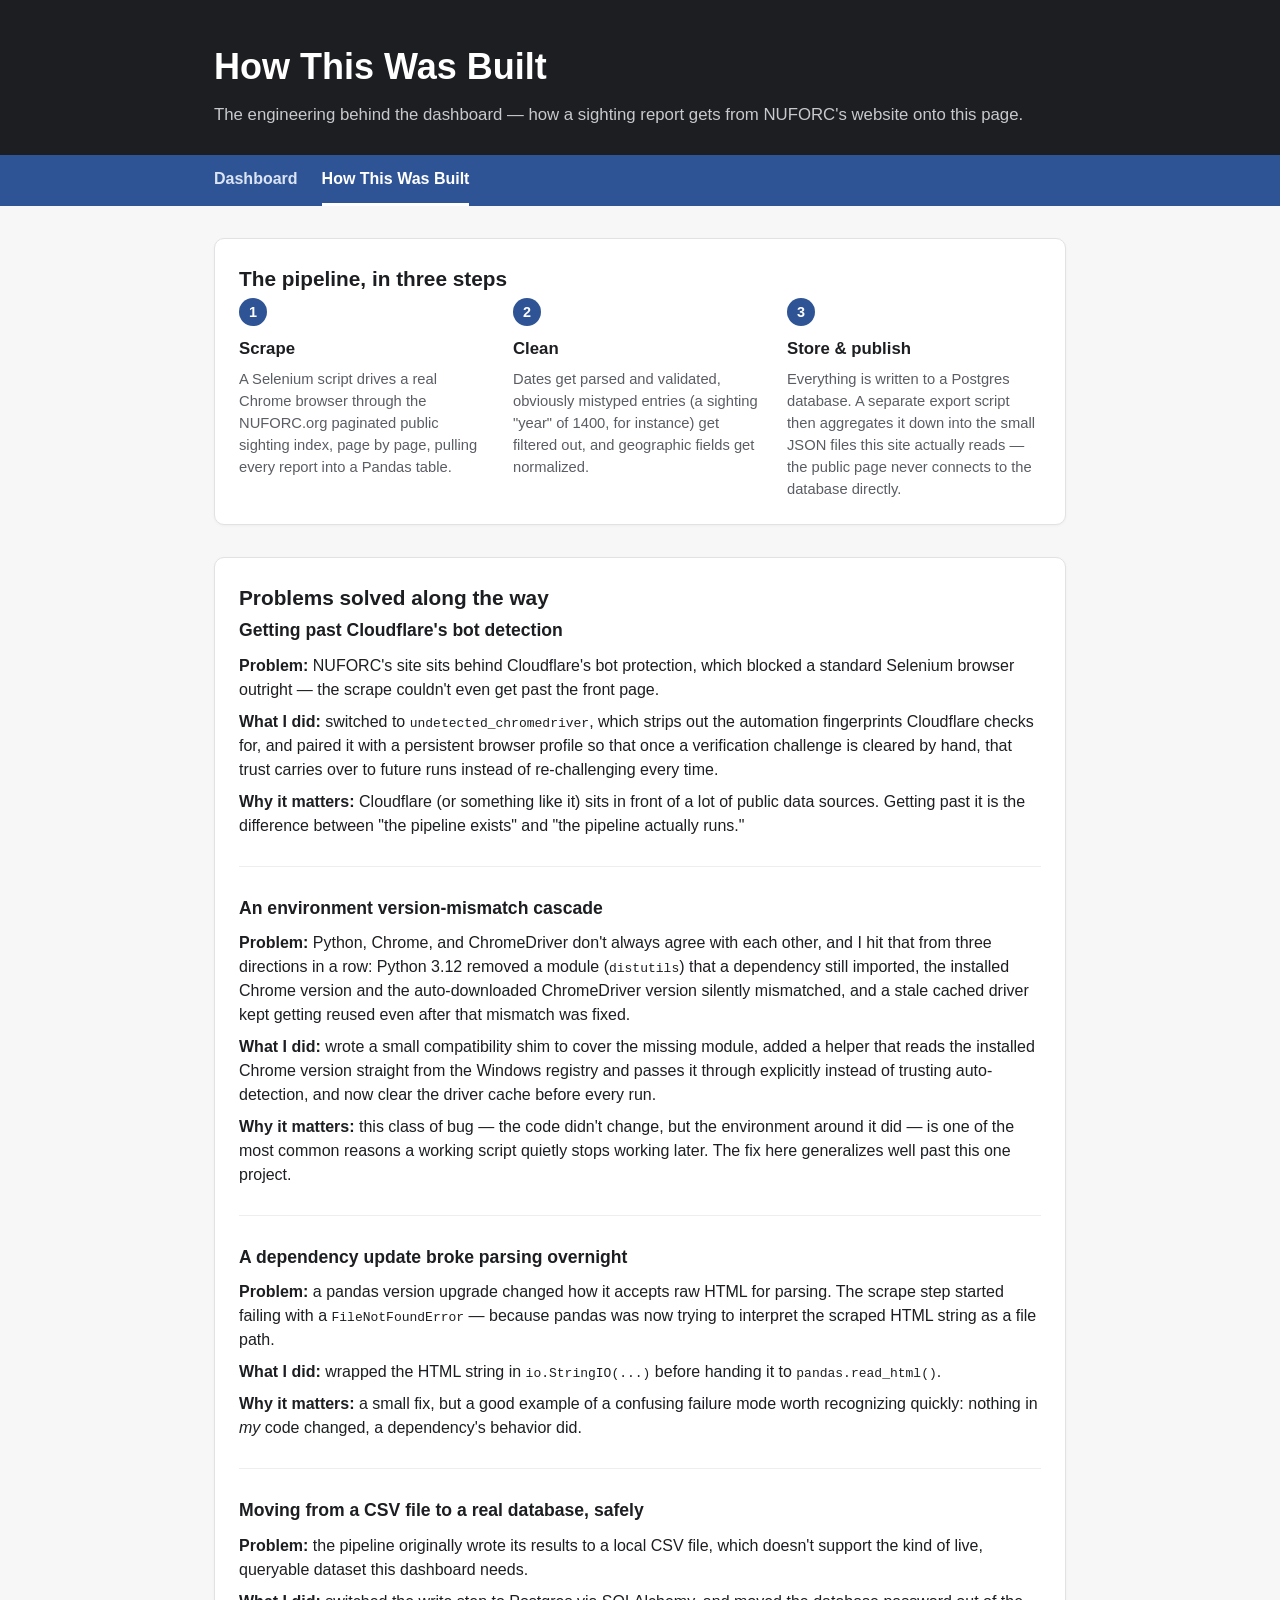
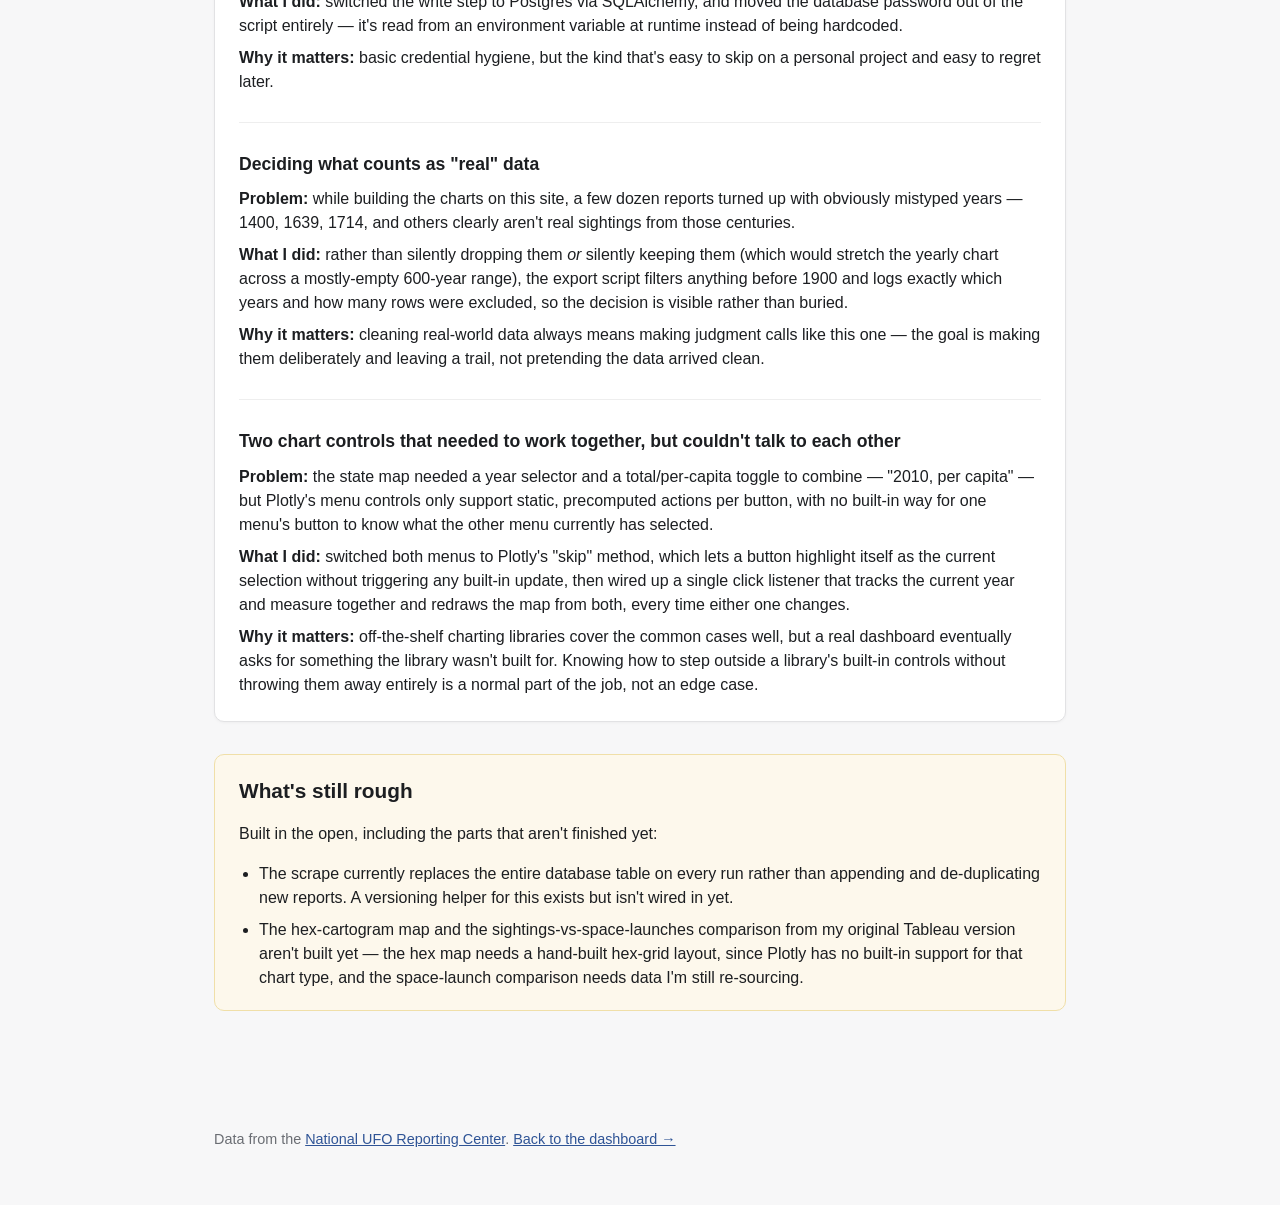
<file: docs/pipeline.html>
<!DOCTYPE html>
<html lang="en">
<head>
  <meta charset="UTF-8" />
  <meta name="viewport" content="width=device-width, initial-scale=1.0" />
  <title>How This Was Built — NUFORC UFO Sightings</title>
  <link rel="stylesheet" href="style.css" />
</head>
<body>

  <header class="site-header">
    <div class="wrap">
      <h1>How This Was Built</h1>
      <p class="subtitle">
        The engineering behind the dashboard — how a sighting report gets from
        NUFORC's website onto this page.
      </p>
    </div>
  </header>

  <nav class="site-nav">
    <div class="wrap">
      <a href="index.html">Dashboard</a>
      <a href="pipeline.html" class="active">How This Was Built</a>
    </div>
  </nav>

  <main class="wrap">

    <!-- DRAFT: written from my own changelog/code-review notes on this project.
         Rewrite freely into your own voice before this goes live -- treat every
         line here as a starting point, not a final draft. -->

    <section class="card">
      <h2>The pipeline, in three steps</h2>
      <ol class="pipeline-steps">
        <li>
          <span class="step-number">1</span>
          <h3>Scrape</h3>
          <p>
            A Selenium script drives a real Chrome browser through the NUFORC.org
            paginated public sighting index, page by page, pulling every
            report into a Pandas table.
          </p>
        </li>
        <li>
          <span class="step-number">2</span>
          <h3>Clean</h3>
          <p>
            Dates get parsed and validated, obviously mistyped entries
            (a sighting "year" of 1400, for instance) get filtered out, and
            geographic fields get normalized.
          </p>
        </li>
        <li>
          <span class="step-number">3</span>
          <h3>Store &amp; publish</h3>
          <p>
            Everything is written to a Postgres database. A separate export
            script then aggregates it down into the small JSON files this
            site actually reads — the public page never connects to the
            database directly.
          </p>
        </li>
      </ol>
    </section>

    <section class="card">
      <h2>Problems solved along the way</h2>

      <div class="challenge">
        <h3>Getting past Cloudflare's bot detection</h3>
        <p>
          <strong>Problem:</strong> NUFORC's site sits behind Cloudflare's bot
          protection, which blocked a standard Selenium browser outright —
          the scrape couldn't even get past the front page.
        </p>
        <p>
          <strong>What I did:</strong> switched to
          <code>undetected_chromedriver</code>, which strips out the
          automation fingerprints Cloudflare checks for, and paired it with a
          persistent browser profile so that once a verification challenge is
          cleared by hand, that trust carries over to future runs instead of
          re-challenging every time.
        </p>
        <p>
          <strong>Why it matters:</strong> Cloudflare (or something like it)
          sits in front of a lot of public data sources. Getting past it is
          the difference between "the pipeline exists" and "the pipeline
          actually runs."
        </p>
      </div>

      <div class="challenge">
        <h3>An environment version-mismatch cascade</h3>
        <p>
          <strong>Problem:</strong> Python, Chrome, and ChromeDriver don't
          always agree with each other, and I hit that from three directions
          in a row: Python 3.12 removed a module
          (<code>distutils</code>) that a dependency still imported, the
          installed Chrome version and the auto-downloaded ChromeDriver
          version silently mismatched, and a stale cached driver kept getting
          reused even after that mismatch was fixed.
        </p>
        <p>
          <strong>What I did:</strong> wrote a small compatibility shim to
          cover the missing module, added a helper that reads the installed
          Chrome version straight from the Windows registry and passes it
          through explicitly instead of trusting auto-detection, and now
          clear the driver cache before every run.
        </p>
        <p>
          <strong>Why it matters:</strong> this class of bug — the code
          didn't change, but the environment around it did — is one of the
          most common reasons a working script quietly stops working later.
          The fix here generalizes well past this one project.
        </p>
      </div>

      <div class="challenge">
        <h3>A dependency update broke parsing overnight</h3>
        <p>
          <strong>Problem:</strong> a pandas version upgrade changed how it
          accepts raw HTML for parsing. The scrape step started failing with
          a <code>FileNotFoundError</code> — because pandas was now trying to
          interpret the scraped HTML string as a file path.
        </p>
        <p>
          <strong>What I did:</strong> wrapped the HTML string in
          <code>io.StringIO(...)</code> before handing it to
          <code>pandas.read_html()</code>.
        </p>
        <p>
          <strong>Why it matters:</strong> a small fix, but a good example of
          a confusing failure mode worth recognizing quickly: nothing in
          <em>my</em> code changed, a dependency's behavior did.
        </p>
      </div>

      <div class="challenge">
        <h3>Moving from a CSV file to a real database, safely</h3>
        <p>
          <strong>Problem:</strong> the pipeline originally wrote its results
          to a local CSV file, which doesn't support the kind of live,
          queryable dataset this dashboard needs.
        </p>
        <p>
          <strong>What I did:</strong> switched the write step to Postgres via
          SQLAlchemy, and moved the database password out of the script
          entirely — it's read from an environment variable at runtime
          instead of being hardcoded.
        </p>
        <p>
          <strong>Why it matters:</strong> basic credential hygiene, but the
          kind that's easy to skip on a personal project and easy to regret
          later.
        </p>
      </div>

      <div class="challenge">
        <h3>Deciding what counts as "real" data</h3>
        <p>
          <strong>Problem:</strong> while building the charts on this site, a
          few dozen reports turned up with obviously mistyped years — 1400,
          1639, 1714, and others clearly aren't real sightings from those
          centuries.
        </p>
        <p>
          <strong>What I did:</strong> rather than silently dropping them
          <em>or</em> silently keeping them (which would stretch the yearly
          chart across a mostly-empty 600-year range), the export script
          filters anything before 1900 and logs exactly which years and how
          many rows were excluded, so the decision is visible rather than
          buried.
        </p>
        <p>
          <strong>Why it matters:</strong> cleaning real-world data always
          means making judgment calls like this one — the goal is making
          them deliberately and leaving a trail, not pretending the data
          arrived clean.
        </p>
      </div>

      <div class="challenge">
        <h3>Two chart controls that needed to work together, but couldn't talk to each other</h3>
        <p>
          <strong>Problem:</strong> the state map needed a year selector and
          a total/per-capita toggle to combine — "2010, per capita" — but
          Plotly's menu controls only support static, precomputed actions
          per button, with no built-in way for one menu's button to know
          what the other menu currently has selected.
        </p>
        <p>
          <strong>What I did:</strong> switched both menus to Plotly's
          "skip" method, which lets a button highlight itself as the
          current selection without triggering any built-in update, then
          wired up a single click listener that tracks the current year and
          measure together and redraws the map from both, every time either
          one changes.
        </p>
        <p>
          <strong>Why it matters:</strong> off-the-shelf charting libraries
          cover the common cases well, but a real dashboard eventually asks
          for something the library wasn't built for. Knowing how to step
          outside a library's built-in controls without throwing them away
          entirely is a normal part of the job, not an edge case.
        </p>
      </div>
    </section>

    <section class="limitations">
      <h2>What's still rough</h2>
      <p>Built in the open, including the parts that aren't finished yet:</p>
      <ul>
        <li>
          The scrape currently replaces the entire database table on every
          run rather than appending and de-duplicating new reports. A
          versioning helper for this exists but isn't wired in yet.
        </li>
        <li>
          The hex-cartogram map and the sightings-vs-space-launches
          comparison from my original Tableau version aren't built yet —
          the hex map needs a hand-built hex-grid layout, since Plotly has
          no built-in support for that chart type, and the space-launch
          comparison needs data I'm still re-sourcing.
        </li>
      </ul>
    </section>

  </main>

  <footer class="site-footer">
    <div class="wrap">
      <p>
        Data from the <a href="https://nuforc.org/subndx/?id=all" target="_blank" rel="noopener">
        National UFO Reporting Center</a>. <a href="index.html">Back to the dashboard →</a>
      </p>
    </div>
  </footer>

</body>
</html>
</file>
<file: docs/style.css>
/* ---------------------------------------------------------------------
   Basic reset + page-wide settings
   -------------------------------------------------------------------- */
* {
  box-sizing: border-box;
}

body {
  margin: 0;
  font-family: -apple-system, BlinkMacSystemFont, "Segoe UI", Roboto, Helvetica, Arial, sans-serif;
  color: #1c1e21;
  background: #f7f7f8;
  line-height: 1.5;
}

a {
  color: #2f5496;
}

/* A shared max-width wrapper, reused inside the header/nav/main/footer so
   everything lines up in one column instead of stretching edge-to-edge. */
.wrap {
  max-width: 900px;
  margin: 0 auto;
  padding: 0 24px;
}

/* ---------------------------------------------------------------------
   Header + nav
   -------------------------------------------------------------------- */
.site-header {
  background: #1c1e21;
  color: #fff;
  padding: 40px 0 28px;
}

.site-header h1 {
  margin: 0 0 8px;
  font-size: 2.25rem;
}

.site-header .subtitle {
  margin: 0;
  color: #c7c9cc;
  font-size: 1.05rem;
}

.site-nav {
  background: #2f5496;
}

.site-nav .wrap {
  display: flex;
  gap: 24px;
}

.site-nav a {
  display: inline-flex;
  align-items: center;
  padding: 12px 0;
  color: #dbe4f3;
  text-decoration: none;
  font-weight: 600;
  border-bottom: 3px solid transparent;
}

/* A small easter-egg icon that slides in next to a nav tab on hover -- hidden and
   shifted left at rest, faded/slid into place on hover. Width is set explicitly (not
   just image width) so it can be animated from 0, which also drives the label's own
   slight rightward shift as the icon makes room for itself. */
.site-nav a::after {
  content: "";
  width: 0;
  height: 18px;
  margin-left: 0;
  background-image: url("nav-alien-icon.png");
  background-repeat: no-repeat;
  background-size: contain;
  background-position: left center;
  opacity: 0;
  transition: width 0.15s ease, opacity 0.15s ease, margin-left 0.15s ease;
}

.site-nav a:hover {
  color: #fff;
}

.site-nav a:hover::after {
  width: 18px;
  margin-left: 8px;
  opacity: 1;
}

.site-nav a.active {
  color: #fff;
  border-bottom-color: #fff;
}

/* ---------------------------------------------------------------------
   Cards -- the shared white-box style used for both the dashboard's chart
   cards (.chart-card) and the case-study page's content cards (.card).
   Same rules, two class names, so each page can use whichever reads more
   sensibly in its own markup.
   -------------------------------------------------------------------- */
main.wrap {
  padding-top: 32px;
  padding-bottom: 48px;
}

.chart-card,
.card {
  background: #fff;
  border: 1px solid #e2e2e4;
  border-radius: 10px;
  padding: 24px;
  margin-bottom: 32px;
  box-shadow: 0 1px 3px rgba(0, 0, 0, 0.04);
}

.chart-card h2,
.card h2 {
  margin: 0 0 4px;
  font-size: 1.3rem;
}

/* Centered for the dashboard's chart titles specifically -- .card (the case-study
   page's content cards) keeps its heading left-aligned, since that page reads more
   like a document than a set of chart cards. */
.chart-card h2 {
  text-align: center;
}

.card p {
  margin: 0 0 12px;
}

.card p:last-child {
  margin-bottom: 0;
}

.chart-note {
  margin: 0 0 16px;
  color: #5a5d63;
  font-size: 0.95rem;
}

.chart {
  width: 100%;
  /* Plotly sizes itself to fill this box (see script.js) -- the height is
     set here rather than in JS so the layout doesn't jump while it loads. */
  height: 420px;
}

/* A US choropleth reads better a bit taller than the other charts -- more
   room for the map's own aspect ratio plus the year dropdown above it. */
.chart-map {
  height: 520px;
}

/* Shown in place of a chart if its data file fails to load. */
.chart-error {
  padding: 40px;
  text-align: center;
  color: #a33;
  background: #fdf1f1;
  border-radius: 8px;
}

/* ---------------------------------------------------------------------
   Pipeline steps (case-study page) -- a simple 3-across row of numbered
   steps. Wraps to a single column on narrow screens via flex-wrap.
   -------------------------------------------------------------------- */
.pipeline-steps {
  display: flex;
  flex-wrap: wrap;
  gap: 20px;
  padding: 0;
  margin: 0;
  list-style: none;
}

.pipeline-steps li {
  flex: 1 1 220px;
}

.step-number {
  display: inline-flex;
  align-items: center;
  justify-content: center;
  width: 28px;
  height: 28px;
  border-radius: 50%;
  background: #2f5496;
  color: #fff;
  font-weight: 700;
  font-size: 0.9rem;
  margin-bottom: 10px;
}

.pipeline-steps h3 {
  margin: 0 0 6px;
  font-size: 1.05rem;
}

.pipeline-steps p {
  margin: 0;
  color: #5a5d63;
  font-size: 0.92rem;
}

/* ---------------------------------------------------------------------
   Challenge write-ups (case-study page) -- each is Problem / What I did /
   Why it matters, so a reader can skim just the bold lead-ins.
   -------------------------------------------------------------------- */
.challenge + .challenge {
  margin-top: 28px;
  padding-top: 28px;
  border-top: 1px solid #eee;
}

.challenge h3 {
  margin: 0 0 10px;
  font-size: 1.1rem;
}

.challenge p {
  margin: 0 0 8px;
}

.challenge p:last-child {
  margin-bottom: 0;
}

/* ---------------------------------------------------------------------
   Known-limitations callout -- deliberately styled distinctly (not as an
   error) so it reads as "here's what's still rough, on purpose" rather
   than a hidden defect list.
   -------------------------------------------------------------------- */
.limitations {
  background: #fdf8ec;
  border: 1px solid #f0dfa8;
  border-radius: 10px;
  padding: 20px 24px;
  margin-bottom: 32px;
}

.limitations h2 {
  margin: 0 0 4px;
  font-size: 1.3rem;
}

.limitations ul {
  margin: 12px 0 0;
  padding-left: 20px;
}

.limitations li {
  margin-bottom: 8px;
}

.limitations li:last-child {
  margin-bottom: 0;
}

/* ---------------------------------------------------------------------
   Footer
   -------------------------------------------------------------------- */
.site-footer {
  padding: 24px 0 40px;
  color: #6a6d73;
  font-size: 0.9rem;
}

.generated-note {
  margin-top: 4px;
  font-size: 0.8rem;
  color: #9a9da3;
}
/* ---------------------------------------------------------------------
   Year range filter (chart-by-year) -- a Tableau-style dual-handle slider
   with editable start/end year boxes above it. The slider itself is
   noUiSlider (loaded via CDN in index.html); these rules just restyle its
   default look to match the rest of the page.
   -------------------------------------------------------------------- */
.year-filter {
  margin-top: 28px;
}

.year-filter-inputs {
  display: flex;
  justify-content: center;
  gap: 40px;
  margin-bottom: 16px;
}

.year-filter-inputs label {
  display: flex;
  flex-direction: column;
  align-items: center;
  gap: 6px;
  font-size: 0.85rem;
  color: #5a5d63;
  font-weight: 600;
}

.year-input {
  width: 90px;
  padding: 6px 10px;
  font-size: 0.95rem;
  font-family: inherit;
  text-align: center;
  color: #1c1e21;
  border: 1px solid #c7c9cc;
  border-radius: 4px;
}

.year-input:focus {
  outline: none;
  border-color: #2f5496;
  box-shadow: 0 0 0 2px rgba(47, 84, 150, 0.15);
}

/* 75% width, centered, so the filter reads as its own compact control
   rather than stretching the full width of the card. */
.year-slider {
  width: 75%;
  margin: 0 auto;
}

.year-slider.noUi-target {
  background: #e2e2e4;
  border: none;
  box-shadow: none;
  height: 4px;
}

.year-slider .noUi-connect {
  background: #9a9da3;
}

/* Handle size/position: the origin noUiSlider positions handles against
   matches this track's own height (4px, set above) -- top/right are offset
   by exactly half the handle's own size so it lands centered on the line
   in both directions, rather than noUiSlider's much larger 34x28 default. */
.year-slider .noUi-handle {
  width: 14px;
  height: 14px;
  right: -7px;
  top: -5px;
  border-radius: 50%;
  background: #fff;
  border: 2px solid #5a5d63;
  box-shadow: none;
  cursor: grab;
}

.year-slider .noUi-handle:active {
  cursor: grabbing;
}

.year-slider .noUi-handle::before,
.year-slider .noUi-handle::after {
  display: none;
}
</file>
